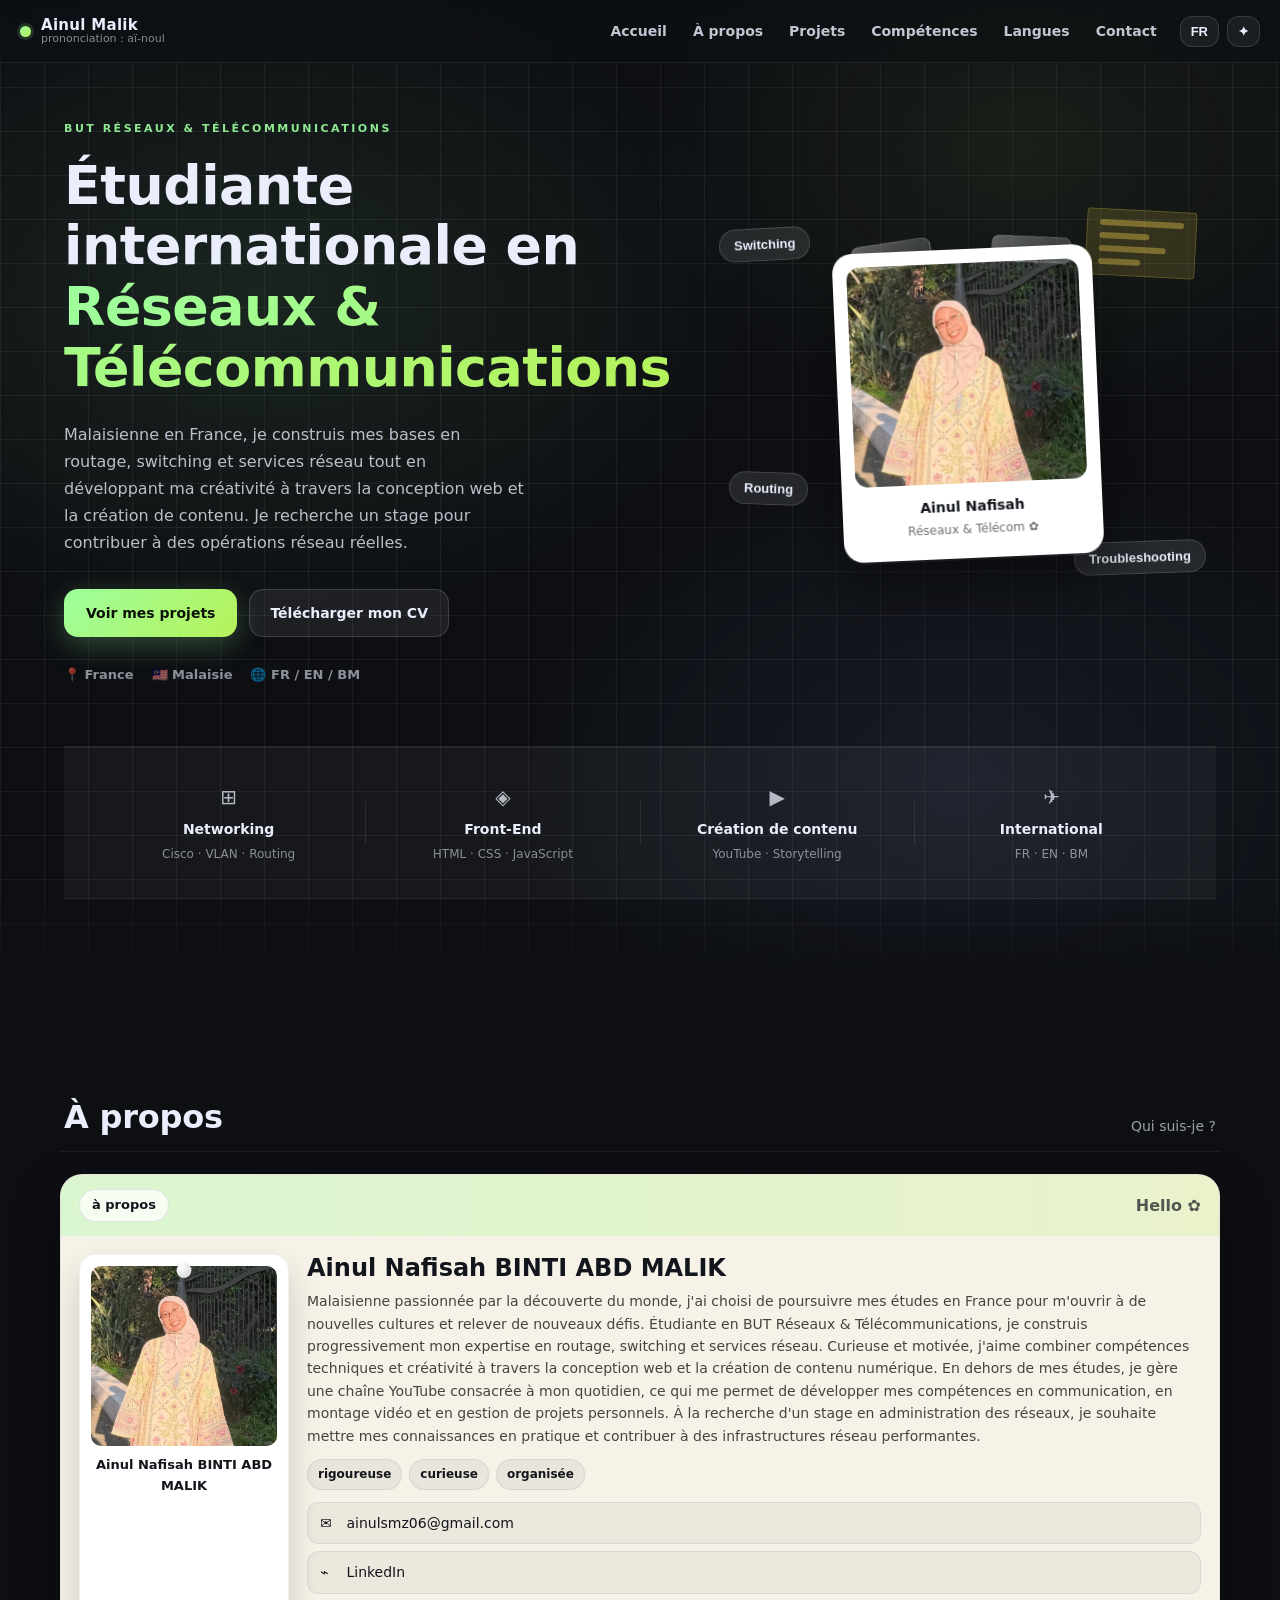
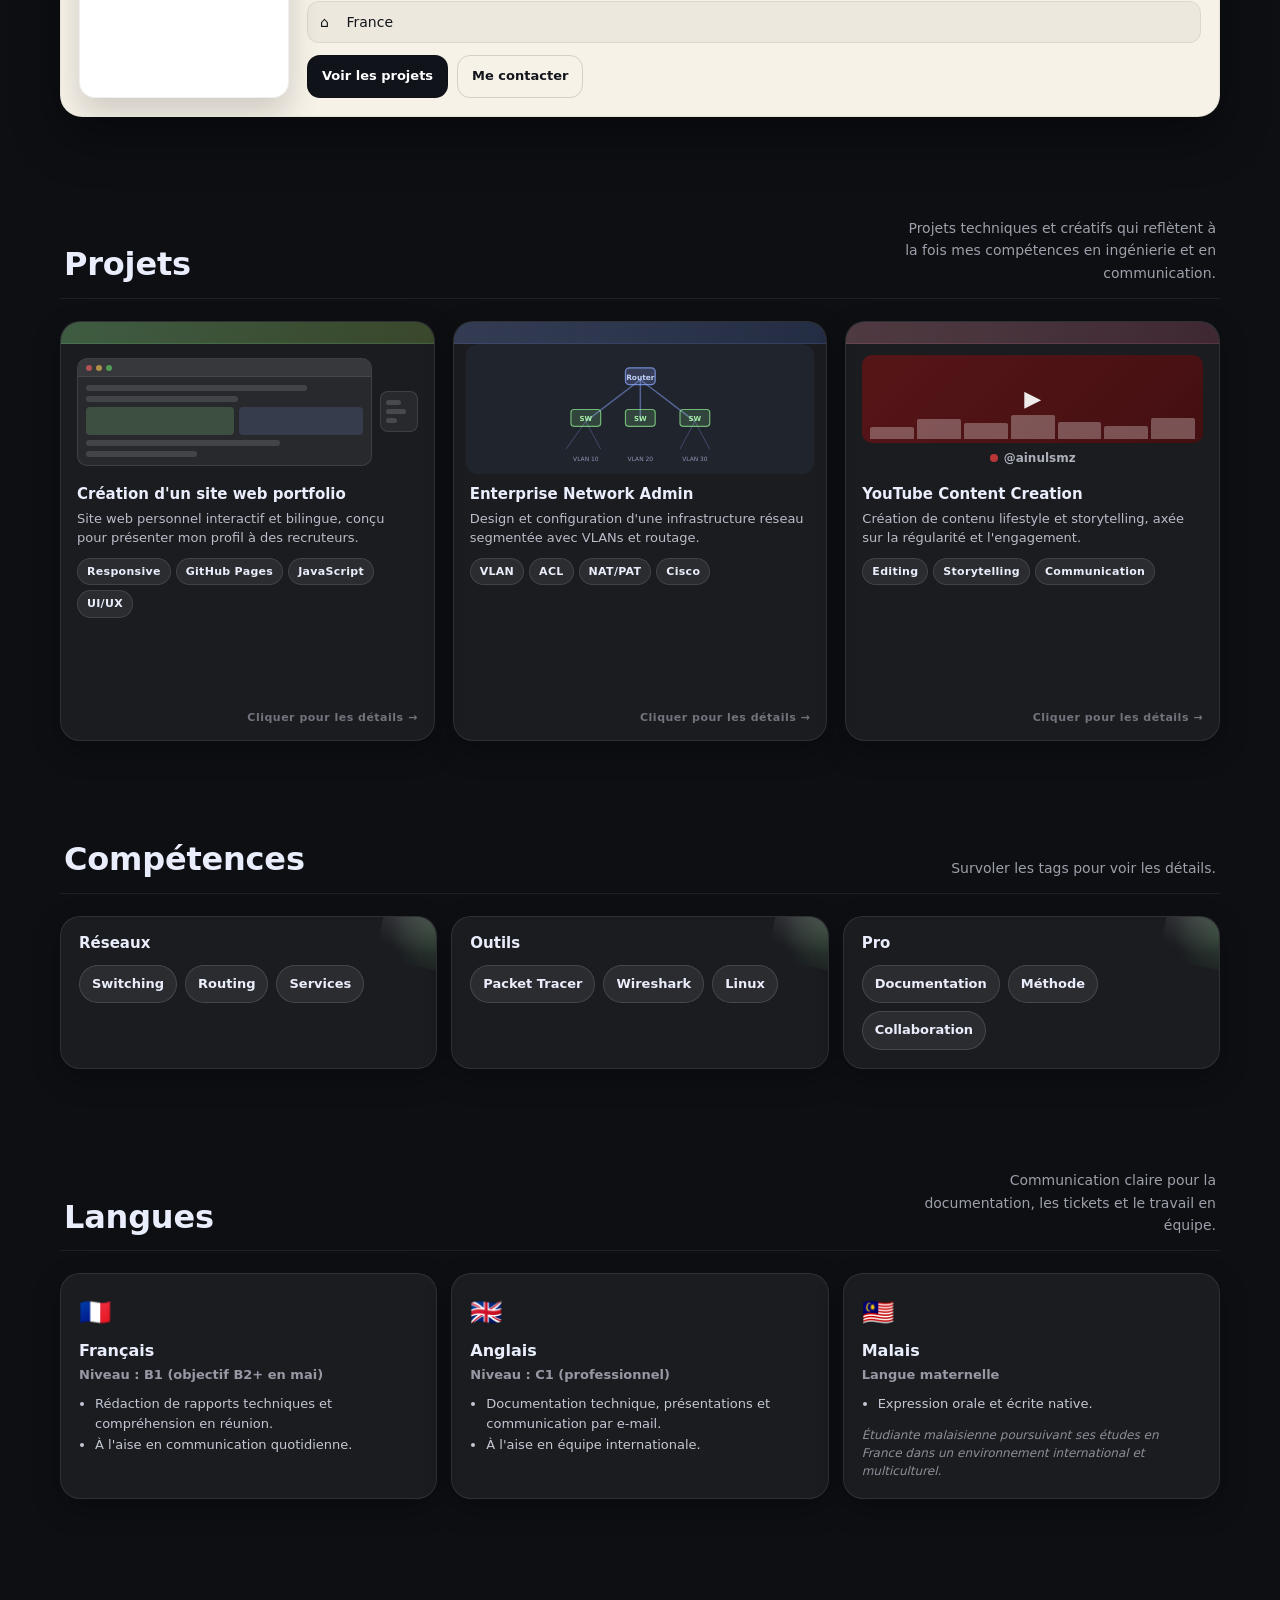
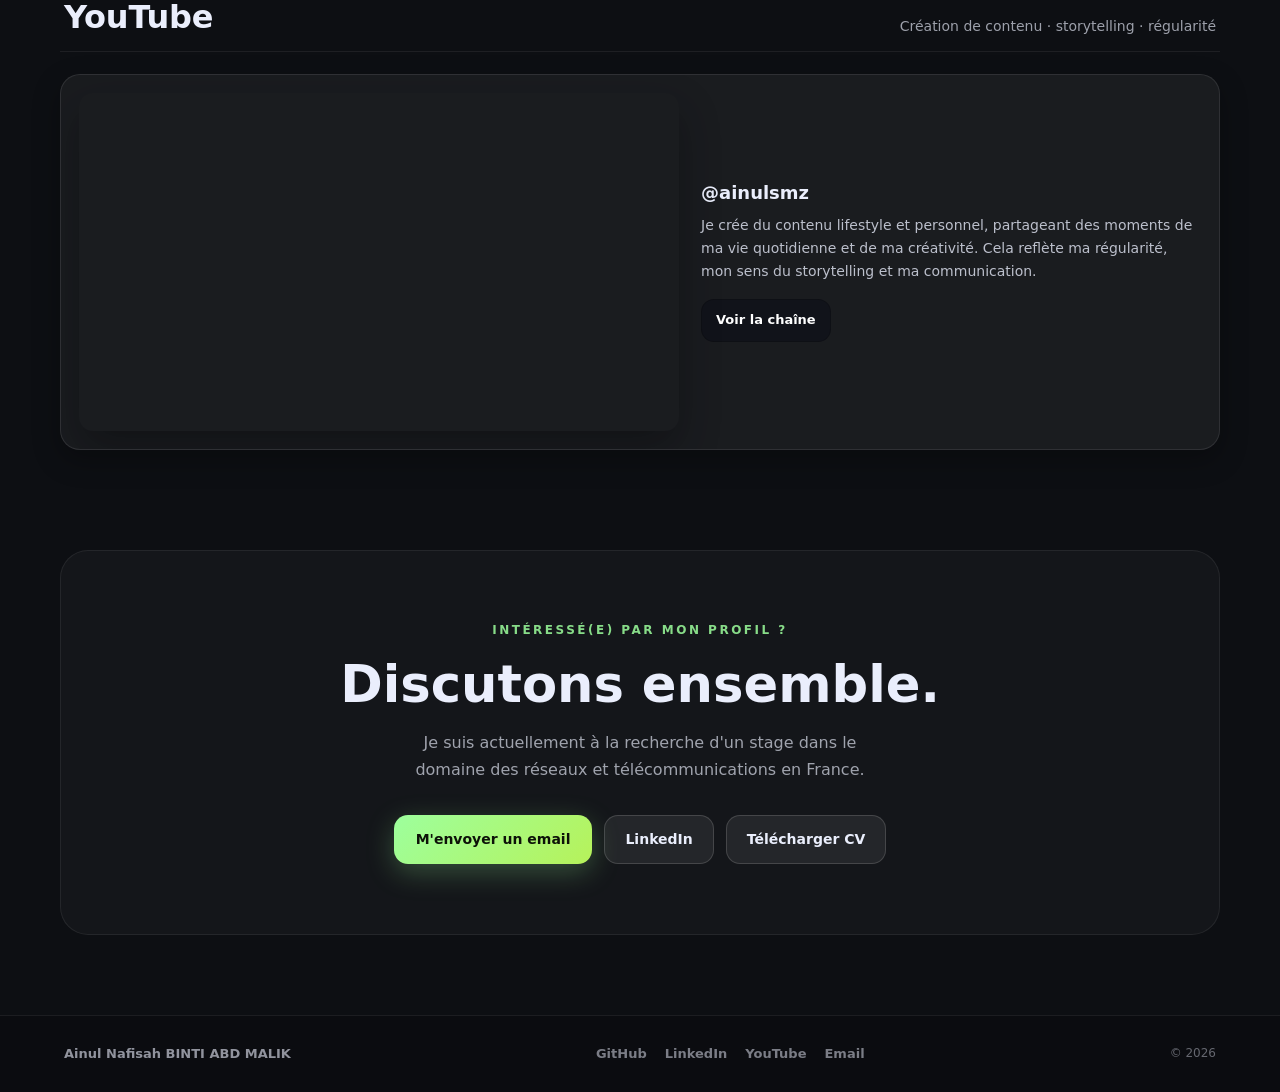
<file: index.html>
<!doctype html>
<html lang="fr" data-theme="dark" data-lang="fr">
<head>
  <meta charset="UTF-8" />
  <meta name="viewport" content="width=device-width, initial-scale=1.0"/>
  <title data-i18n="meta.title">Portfolio — Réseaux & Télécom</title>
  <link rel="stylesheet" href="portfolio_styles.css"/>
  <link rel="apple-touch-icon" sizes="180x180" href="/apple-touch-icon.png">
  <link rel="icon" type="image/png" sizes="32x32" href="/favicon-32x32.png">
  <link rel="icon" type="image/png" sizes="16x16" href="/favicon-16x16.png">
  <link rel="manifest" href="/site.webmanifest">
</head>
<body>

  <!-- floating stickers (decor) -->
  <div class="sticker s-star"   aria-hidden="true"></div>
  <div class="sticker s-clover" aria-hidden="true"></div>
  <div class="sticker s-heart"  aria-hidden="true"></div>

  <!-- scroll progress -->
  <div class="progress" aria-hidden="true"><div class="progress-bar" id="progressBar"></div></div>

  <!-- NAV -->
  <header class="topbar">
    <div class="brand">
      <span class="logo-dot"></span>
      <div class="brand-stack">
        <span class="brand-text" data-i18n="brand.name">Ainul Malik</span>
        <span class="brand-phon" data-i18n="brand.phon">prononciation : aï-noul</span>
      </div>
    </div>
    <button class="hamburger" id="hamburger" aria-label="Menu" type="button">
      <span></span><span></span><span></span>
    </button>
    <nav class="nav" id="navMenu">
      <a href="#hero"     data-i18n="nav.home">Accueil</a>
      <a href="#about"    data-i18n="nav.about">À propos</a>
      <a href="#projects" data-i18n="nav.projects">Projets</a>
      <a href="#skills"   data-i18n="nav.skills">Compétences</a>
      <a href="#languages" data-i18n="nav.languages">Langues</a>
      <a href="#contact"  data-i18n="nav.contact">Contact</a>
      <div class="nav-actions">
        <button class="lang" id="langBtn" type="button" aria-label="Toggle language">FR</button>
        <button class="mode" id="modeBtn" type="button" aria-label="Toggle theme"><span>✦</span></button>
      </div>
    </nav>
    <div class="menu-overlay" id="menuOverlay" aria-hidden="true"></div>
  </header>

  <main>

    <!-- ══════════════════════════════════════════
         HERO
    ══════════════════════════════════════════ -->
    <section class="hero-section" id="hero">

      <!-- subtle grid background done in CSS -->

      <div class="hero-wrap">

        <!-- LEFT -->
        <div class="hero-left reveal">

          <p class="hero-eyebrow" data-i18n="hero.eyebrow">BUT Réseaux & Télécommunications</p>

          <h1 class="hero-h1">
            <span data-i18n="hero.h1a">Étudiante internationale en</span><br>
            <span class="hero-h1-accent" data-i18n="hero.h1b">Réseaux &amp; Télécommunications</span>
          </h1>

          <p class="hero-desc" data-i18n="hero.desc">
            Malaisienne en France, je construis mes bases en routage, switching et services réseau tout en développant ma créativité à travers la conception web et la création de contenu. Je recherche un stage pour contribuer à des opérations réseau réelles.
          </p>

          <div class="hero-btns">
            <a class="btn-primary" href="#projects" data-i18n="hero.btnProjects">Voir mes projets</a>
            <a class="btn-secondary" href="assets/CV.pdf" target="_blank" rel="noreferrer" data-i18n="hero.btnCV">Télécharger mon CV</a>
          </div>

          <div class="hero-meta">
            <span>📍 <span data-i18n="hero.loc">France</span></span>
            <span>🇲🇾 <span data-i18n="hero.origin">Malaisie</span></span>
            <span>🌐 FR / EN / BM</span>
          </div>
        </div>

        <!-- RIGHT -->
        <div class="hero-right reveal-right">

          <!-- polaroid photo -->
          <div class="hero-polaroid" data-tilt>
            <div class="hero-tape hero-tape--a" aria-hidden="true"></div>
            <div class="hero-tape hero-tape--b" aria-hidden="true"></div>
            <div class="hero-photo-wrap">
              <img src="assets/ainul.jpeg" alt="Ainul Nafisah BINTI ABD MALIK" class="hero-photo">
            </div>
            <div class="hero-caption">
              <span>Ainul Nafisah</span>
              <span class="hero-caption-sub" data-i18n="hero.captionSub">Réseaux & Télécom ✿</span>
            </div>
          </div>

          <!-- floating sticker chips -->
          <button class="hero-sticker hs1" data-pop-fr="VLANs, trunking, STP, inter-VLAN routing" data-pop-en="VLANs, trunking, STP, inter-VLAN routing" aria-label="Switching">Switching</button>
          <button class="hero-sticker hs2" data-pop-fr="Routage statique, OSPF (bases), NAT/PAT" data-pop-en="Static routing, OSPF (basics), NAT/PAT" aria-label="Routing">Routing</button>
          <button class="hero-sticker hs3" data-pop-fr="Wireshark, DNS, HTTP, FTP, tests & vérifs" data-pop-en="Wireshark, DNS, HTTP, FTP, tests & verif" aria-label="Troubleshooting">Troubleshooting</button>
          <div class="hero-sticky" aria-hidden="true">
            <div class="sticky-line"></div>
            <div class="sticky-line w60"></div>
            <div class="sticky-line w80"></div>
            <div class="sticky-line w50"></div>
          </div>

        </div>
      </div>

      <!-- IDENTITY STRIP -->
      <div class="id-strip reveal-up">
        <div class="id-item">
          <span class="id-icon">⊞</span>
          <span class="id-title" data-i18n="strip.net">Networking</span>
          <span class="id-sub">Cisco · VLAN · Routing</span>
        </div>
        <div class="id-divider" aria-hidden="true"></div>
        <div class="id-item">
          <span class="id-icon">◈</span>
          <span class="id-title" data-i18n="strip.web">Front-End</span>
          <span class="id-sub">HTML · CSS · JavaScript</span>
        </div>
        <div class="id-divider" aria-hidden="true"></div>
        <div class="id-item">
          <span class="id-icon">▶</span>
          <span class="id-title" data-i18n="strip.content">Content Creation</span>
          <span class="id-sub">YouTube · Storytelling</span>
        </div>
        <div class="id-divider" aria-hidden="true"></div>
        <div class="id-item">
          <span class="id-icon">✈</span>
          <span class="id-title" data-i18n="strip.intl">International</span>
          <span class="id-sub">FR · EN · BM</span>
        </div>
      </div>
    </section>

    <div class="page-wrap">

      <!-- ══════════════════════════════════════════
           ABOUT
      ══════════════════════════════════════════ -->
      <section class="section reveal" id="about">
        <div class="section-head">
          <h2 data-i18n="about.sectionTitle">À propos</h2>
          <p data-i18n="about.sectionSub">Qui suis-je ?</p>
        </div>
        <div class="about-card paper">
          <div class="paper-header">
            <span class="tag" data-i18n="about.tag">à propos</span>
            <span class="mini" data-i18n="about.hello">Hello ✿</span>
          </div>
          <div class="about-grid">
            <div class="polaroid tilt" data-tilt>
              <div class="pin" aria-hidden="true"></div>
              <div class="photo">
                <img src="assets/ainul.jpeg" alt="Ainul Nafisah BINTI ABD MALIK" class="photo-img">
              </div>
              <div class="caption" data-i18n="about.name">Ainul Nafisah BINTI ABD MALIK</div>
            </div>
            <div class="bio">
              <h3 class="name" data-i18n="about.title">Ainul Nafisah BINTI ABD MALIK</h3>
              <p class="desc" data-i18n="about.desc">
                Étudiante en Réseaux & Télécommunications, je consolide mes bases en routage, switching, services réseau et dépannage. Je recherche un stage en France afin de contribuer à des opérations réseau réelles, à la documentation et à la fiabilité des services.
              </p>
              <div class="traits">
                <span class="label" data-i18n="about.trait1">rigoureuse</span>
                <span class="label" data-i18n="about.trait2">curieuse</span>
                <span class="label" data-i18n="about.trait3">organisée</span>
              </div>
              <div class="contacts">
                <a class="contact-item" href="mailto:ainulsmz06@gmail.com">
                  <span class="ico">✉</span> <span data-i18n="about.email">ainulsmz06@gmail.com</span>
                </a>
                <a class="contact-item" href="https://www.linkedin.com/in/ainul-binti-abd-malik" target="_blank" rel="noreferrer">
                  <span class="ico">⌁</span> <span data-i18n="about.social">LinkedIn</span>
                </a>
                <a class="contact-item" href="#">
                  <span class="ico">⌂</span> <span data-i18n="about.location">France</span>
                </a>
              </div>
              <div class="cta-row">
                <a class="btn" href="#projects" data-i18n="about.cta1">Voir les projets</a>
                <a class="btn ghost" href="#contact" data-i18n="about.cta2">Me contacter</a>
              </div>
            </div>
          </div>
        </div>
      </section>

      <!-- ══════════════════════════════════════════
           PROJECTS
      ══════════════════════════════════════════ -->
      <section class="section reveal" id="projects">
        <div class="section-head">
          <h2 data-i18n="projects.title">Projets</h2>
          <p class="proj-new-subtitle" data-i18n="projects.newSubtitle">Projets techniques et créatifs qui reflètent à la fois mes compétences en ingénierie et en communication.</p>
        </div>

        <div class="proj3-grid">

          <!-- CARD 1: Portfolio Website -->
          <article class="proj3-card flip3" tabindex="0" role="button" aria-label="Project: Portfolio Website">
            <div class="proj3-face proj3-front">
              <div class="proj3-washi proj3-washi--green" aria-hidden="true"></div>
              <div class="proj3-visual proj3-visual--website">
                <div class="proj3-screen">
                  <div class="proj3-screen-bar"><span></span><span></span><span></span></div>
                  <div class="proj3-screen-body">
                    <div class="proj3-screen-line" style="width:80%"></div>
                    <div class="proj3-screen-line" style="width:55%"></div>
                    <div class="proj3-screen-blocks">
                      <div class="proj3-block" style="flex:1.2;background:rgba(157,255,157,.18)"></div>
                      <div class="proj3-block" style="flex:1;background:rgba(138,167,255,.15)"></div>
                    </div>
                    <div class="proj3-screen-line" style="width:70%"></div>
                    <div class="proj3-screen-line" style="width:40%"></div>
                  </div>
                </div>
                <div class="proj3-phone">
                  <div class="proj3-phone-line" style="width:60%"></div>
                  <div class="proj3-phone-line" style="width:80%"></div>
                  <div class="proj3-phone-line" style="width:45%"></div>
                </div>
              </div>
              <div class="proj3-content">
                <h4 data-i18n="projects.p1.title">Interactive Portfolio Website</h4>
                <p data-i18n="projects.p1.desc">Portfolio bilingue responsive conçu et développé en HTML, CSS et JavaScript.</p>
                <div class="proj3-tags">
                  <span>Responsive</span><span>GitHub Pages</span><span>JavaScript</span><span>UI/UX</span>
                </div>
              </div>
              <div class="proj3-hint" data-i18n="projects.hint">Cliquer pour les détails →</div>
            </div>
            <div class="proj3-face proj3-back">
              <div class="proj3-back-header proj3-back-header--green">
                <span class="proj3-icon" aria-hidden="true">⌘</span>
                <h4 data-i18n="projects.p1.title">Création d'un site web portfolio</h4>
              </div>
              <div class="proj3-back-body">
                <div class="proj3-back-block">
                  <p class="proj3-back-label" data-i18n="projects.presentation">Présentation & enjeux</p>
                  <p data-i18n="projects.p1.presentation">En tant qu'étudiante internationale en recherche de stage en France, j'avais besoin d'un outil de communication professionnel accessible à des recruteurs francophones et anglophones.</p>
                </div>
                <div class="proj3-back-block">
                  <p class="proj3-back-label" data-i18n="projects.whatIdid">Ce que j'ai fait</p>
                  <ul>
                    <li data-i18n="projects.p1.b1">Conçu et développé un portfolio en HTML, CSS et JavaScript pur</li>
                    <li data-i18n="projects.p1.b2">Intégré un mode bilingue FR/EN et un thème clair/sombre</li>
                    <li data-i18n="projects.p1.b3">Déployé sur GitHub Pages avec animations et cartes interactives</li>
                  </ul>
                </div>
                <div class="proj3-back-block">
                  <p class="proj3-back-label" data-i18n="projects.competences">Compétences mises en œuvre</p>
                  <p class="proj3-back-competences" data-i18n="projects.p1.competences">Développement front-end · UI/UX · Git/GitHub · Résolution de problèmes · Autonomie</p>
                </div>
                <div class="proj3-back-block proj3-back-avis">
                  <p class="proj3-back-label" data-i18n="projects.avis">Mon point de vue</p>
                  <p class="proj3-back-quote" data-i18n="projects.p1.avis">Ce projet m'a appris à transformer une idée créative en produit fonctionnel et professionnel.</p>
                </div>
              </div>
              <a class="proj3-cta proj3-cta--green" href="#" target="_blank" rel="noreferrer" data-i18n="projects.visitSite">Visiter le site ↗</a>
            </div>
          </article>

          <!-- CARD 2: Networking -->
          <article class="proj3-card flip3" tabindex="0" role="button" aria-label="Project: Enterprise Network">
            <div class="proj3-face proj3-front">
              <div class="proj3-washi proj3-washi--blue" aria-hidden="true"></div>
              <div class="proj3-visual proj3-visual--network">
                <svg viewBox="0 0 200 115" xmlns="http://www.w3.org/2000/svg" aria-hidden="true" style="width:100%;height:100%">
                  <line x1="100" y1="28" x2="45" y2="70" stroke="rgba(138,167,255,.5)" stroke-width="1.5"/>
                  <line x1="100" y1="28" x2="100" y2="70" stroke="rgba(138,167,255,.5)" stroke-width="1.5"/>
                  <line x1="100" y1="28" x2="155" y2="70" stroke="rgba(138,167,255,.5)" stroke-width="1.5"/>
                  <line x1="45" y1="70" x2="25" y2="98" stroke="rgba(138,167,255,.3)" stroke-width="1"/>
                  <line x1="45" y1="70" x2="60" y2="98" stroke="rgba(138,167,255,.3)" stroke-width="1"/>
                  <line x1="155" y1="70" x2="140" y2="98" stroke="rgba(138,167,255,.3)" stroke-width="1"/>
                  <line x1="155" y1="70" x2="170" y2="98" stroke="rgba(138,167,255,.3)" stroke-width="1"/>
                  <rect x="85" y="16" width="30" height="17" rx="4" fill="rgba(138,167,255,.2)" stroke="rgba(138,167,255,.75)" stroke-width="1.3"/>
                  <text x="100" y="28" text-anchor="middle" font-size="7.5" fill="rgba(200,215,255,.95)" font-weight="700">Router</text>
                  <rect x="30" y="58" width="30" height="17" rx="3" fill="rgba(157,255,157,.15)" stroke="rgba(157,255,157,.65)" stroke-width="1.2"/>
                  <text x="45" y="70" text-anchor="middle" font-size="7" fill="rgba(180,255,180,.9)" font-weight="700">SW</text>
                  <rect x="85" y="58" width="30" height="17" rx="3" fill="rgba(157,255,157,.15)" stroke="rgba(157,255,157,.65)" stroke-width="1.2"/>
                  <text x="100" y="70" text-anchor="middle" font-size="7" fill="rgba(180,255,180,.9)" font-weight="700">SW</text>
                  <rect x="140" y="58" width="30" height="17" rx="3" fill="rgba(157,255,157,.15)" stroke="rgba(157,255,157,.65)" stroke-width="1.2"/>
                  <text x="155" y="70" text-anchor="middle" font-size="7" fill="rgba(180,255,180,.9)" font-weight="700">SW</text>
                  <text x="45" y="110" text-anchor="middle" font-size="6" fill="rgba(200,210,255,.65)">VLAN 10</text>
                  <text x="100" y="110" text-anchor="middle" font-size="6" fill="rgba(200,210,255,.65)">VLAN 20</text>
                  <text x="155" y="110" text-anchor="middle" font-size="6" fill="rgba(200,210,255,.65)">VLAN 30</text>
                </svg>
              </div>
              <div class="proj3-content">
                <h4 data-i18n="projects.p2.title">Enterprise Network Admin</h4>
                <p data-i18n="projects.p2.desc">Design et configuration d'une infrastructure réseau segmentée avec VLANs et routage.</p>
                <div class="proj3-tags">
                  <span>VLAN</span><span>ACL</span><span>NAT/PAT</span><span>Cisco</span>
                </div>
              </div>
              <div class="proj3-hint" data-i18n="projects.hint">Cliquer pour les détails →</div>
            </div>
            <div class="proj3-face proj3-back">
              <div class="proj3-back-header proj3-back-header--blue">
                <span class="proj3-icon" aria-hidden="true">⊡</span>
                <h4 data-i18n="projects.p2.title">Enterprise Network Admin</h4>
              </div>
              <div class="proj3-back-body">
                <div class="proj3-back-block">
                  <p class="proj3-back-label" data-i18n="projects.context">Contexte</p>
                  <p data-i18n="projects.p2.context">Simulation d'une entreprise avec plusieurs départements et politiques d'accès différentes.</p>
                </div>
                <div class="proj3-back-block">
                  <p class="proj3-back-label" data-i18n="projects.whatIdid">Ce que j'ai fait</p>
                  <ul>
                    <li data-i18n="projects.p2.b1">VLANs + trunking + routage inter-VLAN</li>
                    <li data-i18n="projects.p2.b2">NAT statique + PAT clients + DMZ services</li>
                    <li data-i18n="projects.p2.b3">ACLs + tests ping/traceroute/show commands</li>
                  </ul>
                </div>
                <div class="proj3-back-block">
                  <p class="proj3-back-label" data-i18n="projects.tools">Outils</p>
                  <div class="proj3-tags"><span>Packet Tracer</span><span>Wireshark</span><span>Cisco IOS</span></div>
                </div>
              </div>
              <a class="proj3-cta proj3-cta--blue" href="#" target="_blank" rel="noreferrer" data-i18n="projects.openProof">Voir la topologie ↗</a>
            </div>
          </article>

          <!-- CARD 3: YouTube -->
          <article class="proj3-card flip3" tabindex="0" role="button" aria-label="Project: YouTube">
            <div class="proj3-face proj3-front">
              <div class="proj3-washi proj3-washi--pink" aria-hidden="true"></div>
              <div class="proj3-visual proj3-visual--youtube">
                <div class="proj3-yt-thumb">
                  <div class="proj3-yt-play" aria-hidden="true">▶</div>
                  <div class="proj3-yt-bars" aria-hidden="true">
                    <span style="height:40%"></span><span style="height:70%"></span>
                    <span style="height:55%"></span><span style="height:85%"></span>
                    <span style="height:60%"></span><span style="height:45%"></span>
                    <span style="height:75%"></span>
                  </div>
                </div>
                <div class="proj3-yt-meta">
                  <div class="proj3-yt-dot" aria-hidden="true"></div>
                  <span>@ainulsmz</span>
                </div>
              </div>
              <div class="proj3-content">
                <h4 data-i18n="projects.p3.title">YouTube Content Creation</h4>
                <p data-i18n="projects.p3.desc">Contenu lifestyle et storytelling axé sur la régularité et l'engagement.</p>
                <div class="proj3-tags">
                  <span>Editing</span><span>Storytelling</span><span>Communication</span>
                </div>
              </div>
              <div class="proj3-hint" data-i18n="projects.hint">Cliquer pour les détails →</div>
            </div>
            <div class="proj3-face proj3-back">
              <div class="proj3-back-header proj3-back-header--pink">
                <span class="proj3-icon" aria-hidden="true">▶</span>
                <h4 data-i18n="projects.p3.title">YouTube Content Creation</h4>
              </div>
              <div class="proj3-back-body">
                <div class="proj3-back-block">
                  <p class="proj3-back-label" data-i18n="projects.presentation">Présentation & enjeux</p>
                  <p data-i18n="projects.p3.presentation">Je gère une chaîne YouTube depuis plusieurs années. L'enjeu principal est de maintenir une régularité de publication tout en construisant une relation authentique avec mon audience.</p>
                </div>
                <div class="proj3-back-block">
                  <p class="proj3-back-label" data-i18n="projects.whatIdid">Ce que j'ai fait</p>
                  <ul>
                    <li data-i18n="projects.p3.b1">Planifié, filmé et monté des vidéos de manière régulière et autonome</li>
                    <li data-i18n="projects.p3.b2">Développé une ligne éditoriale cohérente autour du storytelling personnel</li>
                    <li data-i18n="projects.p3.b3">Géré tous les aspects de la production : script, tournage, montage, publication</li>
                  </ul>
                </div>
                <div class="proj3-back-block">
                  <p class="proj3-back-label" data-i18n="projects.competences">Compétences mises en œuvre</p>
                  <p class="proj3-back-competences" data-i18n="projects.p3.competences">Communication · Storytelling visuel · Créativité · Rigueur · Planification · Confiance en soi</p>
                </div>
                <div class="proj3-back-block proj3-back-avis">
                  <p class="proj3-back-label" data-i18n="projects.avis">Mon point de vue</p>
                  <p class="proj3-back-quote" data-i18n="projects.p3.avis">Ce projet m'a permis de développer ma créativité et ma discipline de manière concrète.</p>
                </div>
              </div>
              <a class="proj3-cta proj3-cta--pink" href="https://www.youtube.com/@ainulsmz" target="_blank" rel="noreferrer" data-i18n="projects.visitChannel">Voir la chaîne ↗</a>
            </div>
          </article>

        </div>
      </section>

      <!-- ══════════════════════════════════════════
           SKILLS
      ══════════════════════════════════════════ -->
      <section class="section reveal" id="skills">
        <div class="section-head">
          <h2 data-i18n="skills.title">Compétences</h2>
          <p data-i18n="skills.subtitle">Survoler les tags pour voir les détails.</p>
        </div>
        <div class="skill-grid">
          <div class="skill paper-card">
            <div class="corner" aria-hidden="true"></div>
            <h4 data-i18n="skills.net.title">Réseaux</h4>
            <div class="chips">
              <span class="chip" data-pop-fr="VLANs, trunk, STP, inter-VLAN" data-pop-en="VLANs, trunk, STP, inter-VLAN" data-i18n="skills.net.c1">Switching</span>
              <span class="chip" data-pop-fr="Routage statique, OSPF (bases), ACL" data-pop-en="Static routing, OSPF (basics), ACL" data-i18n="skills.net.c2">Routing</span>
              <span class="chip" data-pop-fr="NAT/PAT, DHCP, DNS" data-pop-en="NAT/PAT, DHCP, DNS" data-i18n="skills.net.c3">Services</span>
            </div>
          </div>
          <div class="skill paper-card">
            <div class="corner" aria-hidden="true"></div>
            <h4 data-i18n="skills.tools.title">Outils</h4>
            <div class="chips">
              <span class="chip" data-pop-fr="Simulation & configuration" data-pop-en="Simulation & configuration" data-i18n="skills.tools.c1">Packet Tracer</span>
              <span class="chip" data-pop-fr="Capture & analyse de trafic" data-pop-en="Traffic capture & analysis" data-i18n="skills.tools.c2">Wireshark</span>
              <span class="chip" data-pop-fr="Bases Linux (réseau + CLI)" data-pop-en="Linux basics (networking + CLI)" data-i18n="skills.tools.c3">Linux</span>
            </div>
          </div>
          <div class="skill paper-card">
            <div class="corner" aria-hidden="true"></div>
            <h4 data-i18n="skills.soft.title">Pro</h4>
            <div class="chips">
              <span class="chip" data-pop-fr="Rédaction claire (docs, rapports)" data-pop-en="Clear writing (docs, reports)" data-i18n="skills.soft.c1">Documentation</span>
              <span class="chip" data-pop-fr="Tests, vérifs, rigueur" data-pop-en="Testing, verification, rigor" data-i18n="skills.soft.c2">Méthode</span>
              <span class="chip" data-pop-fr="Travail en équipe / communication" data-pop-en="Teamwork / communication" data-i18n="skills.soft.c3">Collaboration</span>
            </div>
          </div>
        </div>
      </section>

      <!-- ══════════════════════════════════════════
           LANGUAGES
      ══════════════════════════════════════════ -->
      <section class="section reveal" id="languages">
        <div class="section-head">
          <h2 data-i18n="lang.title">Langues</h2>
          <p data-i18n="lang.subtitle">Communication claire pour la documentation, les tickets et le travail en équipe.</p>
        </div>
        <div class="lang-grid">
          <div class="paper-card lang-card">
            <div class="lang-flag">🇫🇷</div>
            <h4 data-i18n="lang.french.title">Français</h4>
            <p class="lang-level" data-i18n="lang.french.level">Niveau : B1 (objectif B2+ en mai)</p>
            <ul>
              <li data-i18n="lang.french.point1">Rédaction de rapports techniques et compréhension en réunion.</li>
              <li data-i18n="lang.french.point2">À l'aise en communication quotidienne.</li>
            </ul>
          </div>
          <div class="paper-card lang-card">
            <div class="lang-flag">🇬🇧</div>
            <h4 data-i18n="lang.english.title">Anglais</h4>
            <p class="lang-level" data-i18n="lang.english.level">Niveau : C1 (professionnel)</p>
            <ul>
              <li data-i18n="lang.english.point1">Documentation technique, présentations et communication par e-mail.</li>
              <li data-i18n="lang.english.point2">À l'aise en équipe internationale.</li>
            </ul>
          </div>
          <div class="paper-card lang-card">
            <div class="lang-flag">🇲🇾</div>
            <h4 data-i18n="lang.malay.title">Malais</h4>
            <p class="lang-level" data-i18n="lang.malay.level">Langue maternelle</p>
            <ul>
              <li data-i18n="lang.malay.point1">Expression orale et écrite native.</li>
            </ul>
            <p class="lang-intl" data-i18n="lang.intlNote">Étudiante malaisienne poursuivant ses études en France dans un environnement international et multiculturel.</p>
          </div>
        </div>
      </section>

      <!-- ══════════════════════════════════════════
           YOUTUBE EMBED
      ══════════════════════════════════════════ -->
      <section class="section reveal" id="youtube">
        <div class="section-head">
          <h2>YouTube</h2>
          <p data-i18n="yt.sub">Content creation · storytelling · consistency</p>
        </div>
        <div class="youtube-card paper-card">
          <div class="yt-video">
            <iframe src="https://www.youtube.com/embed/27mq73tgH48?rel=0" title="YouTube video" frameborder="0" allow="accelerometer; autoplay; clipboard-write; encrypted-media; gyroscope; picture-in-picture; web-share" allowfullscreen></iframe>
          </div>
          <div class="yt-info">
            <h4>@ainulsmz</h4>
            <p data-i18n="yt.desc">Je crée du contenu lifestyle et personnel, partageant des moments de ma vie quotidienne et de ma créativité. Cela reflète ma régularité, mon sens du storytelling et ma communication — des qualités que j'apporte aussi dans mon travail académique et technique.</p>
            <a class="btn" href="https://www.youtube.com/@ainulsmz" target="_blank" rel="noreferrer" data-i18n="yt.btn">Voir la chaîne</a>
          </div>
        </div>
      </section>

      <!-- ══════════════════════════════════════════
           CONTACT CTA
      ══════════════════════════════════════════ -->
      <section class="section reveal" id="contact">
        <div class="cta-section">
          <p class="cta-eyebrow" data-i18n="contact.eyebrow">Intéressé(e) par mon profil ?</p>
          <h2 class="cta-h2" data-i18n="contact.h2">Discutons ensemble.</h2>
          <p class="cta-desc" data-i18n="contact.desc">Je suis actuellement à la recherche d'un stage dans le domaine des réseaux et télécommunications en France.</p>
          <div class="cta-btns">
            <a class="btn-primary" href="mailto:ainulsmz06@gmail.com" data-i18n="contact.emailBtn">M'envoyer un email</a>
            <a class="btn-secondary" href="https://www.linkedin.com/in/ainul-binti-abd-malik" target="_blank" rel="noreferrer">LinkedIn</a>
            <a class="btn-secondary" href="assets/CV.pdf" target="_blank" rel="noreferrer" data-i18n="contact.cvBtn">Télécharger CV</a>
          </div>
        </div>
      </section>

    </div><!-- /page-wrap -->

    <!-- FOOTER -->
    <footer class="site-footer">
      <div class="footer-inner">
        <span class="footer-name" data-i18n="footer.name">Ainul Nafisah BINTI ABD MALIK</span>
        <div class="footer-links">
          <a href="https://github.com/ainulmlk" target="_blank" rel="noreferrer">GitHub</a>
          <a href="https://www.linkedin.com/in/ainul-binti-abd-malik" target="_blank" rel="noreferrer">LinkedIn</a>
          <a href="https://www.youtube.com/@ainulsmz" target="_blank" rel="noreferrer">YouTube</a>
          <a href="mailto:ainulsmz06@gmail.com">Email</a>
        </div>
        <span class="footer-copy">© <span id="year"></span></span>
      </div>
    </footer>

  </main>

  <div id="tooltip" class="tooltip" role="status" aria-live="polite"></div>
  <script src="portfolio_script.js"></script>
</body>
</html>
</file>
<file: portfolio_styles.css>
/* ============================================================
   PORTFOLIO — AINUL NAFISAH
   Design: Apple-inspired scrapbook, moss green, premium dark
   ============================================================ */

/* ---------- TOKENS ---------- */
:root {
  --bg:       #0d0f13;
  --bg2:      #12151c;
  --paper:    #f7f2e8;
  --ink:      #12151b;
  --muted:    #5d6270;
  --accent:   #9DFF9D;  /* moss green */
  --accent2:  #B6F25A;
  --accent3:  #8AA7FF;  /* soft blue */
  --pink:     #FFB3C8;
  --shadow:   0 20px 48px rgba(0,0,0,.40);
  --soft:     0 10px 28px rgba(0,0,0,.28);
  --radius:   18px;
  --grid:     rgba(255,255,255,.055);
}
[data-theme="light"] {
  --bg:    #f6f6fa;
  --bg2:   #ffffff;
  --muted: #586070;
  --shadow: 0 20px 48px rgba(0,0,0,.10);
  --soft:   0 10px 28px rgba(0,0,0,.08);
  --grid:   rgba(16,20,30,.07);
}

/* ---------- RESET ---------- */
*, *::before, *::after { box-sizing: border-box; margin: 0; padding: 0; }
html { scroll-behavior: smooth; }
:target { scroll-margin-top: 88px; }
body {
  font-family: ui-sans-serif, system-ui, -apple-system, "Segoe UI", Roboto, Helvetica, Arial, sans-serif;
  background: var(--bg);
  color: #eaeefc;
  line-height: 1.6;
}
[data-theme="light"] body { color: var(--ink); }
a { color: inherit; text-decoration: none; }
img { display: block; max-width: 100%; }
h1,h2,h3,h4 { font-weight: 900; line-height: 1.18; }

/* ---------- SCROLL PROGRESS ---------- */
.progress { position: fixed; top:0; left:0; width:100%; height:3px; z-index:999; }
.progress-bar {
  height:100%; width:0%;
  border-radius:999px;
  background: linear-gradient(90deg, var(--accent), var(--accent2));
}

/* ============================================================
   NAV
   ============================================================ */
.topbar {
  position: fixed; top:0; left:0; right:0; z-index:120;
  display: flex; align-items: center; justify-content: space-between;
  padding: 13px 20px;
  backdrop-filter: blur(18px);
  background: rgba(13,15,19,.6);
  border-bottom: 1px solid rgba(255,255,255,.07);
}
[data-theme="light"] .topbar {
  background: rgba(246,246,250,.75);
  border-bottom-color: rgba(10,10,20,.07);
}
.brand { display:flex; align-items:center; gap:10px; }
.logo-dot {
  width:11px; height:11px; border-radius:50%;
  background: linear-gradient(135deg, var(--accent), var(--accent2));
  box-shadow: 0 0 0 3px rgba(157,255,157,.15);
  flex-shrink:0;
}
.brand-stack { display:flex; flex-direction:column; line-height:1.1; }
.brand-text { font-weight:900; font-size:15px; letter-spacing:.3px; }
.brand-phon { font-size:11px; opacity:.55; }
.nav { display:flex; gap:4px; align-items:center; }
.nav a {
  padding: 7px 11px; border-radius:12px; font-size:14px; font-weight:600;
  opacity:.82; transition: background .18s, opacity .18s, transform .18s;
}
.nav a:hover { background:rgba(255,255,255,.07); opacity:1; transform:translateY(-1px); }
[data-theme="light"] .nav a:hover { background:rgba(10,10,20,.05); }
.nav-actions { display:flex; gap:8px; align-items:center; margin-left:8px; }
.mode,.lang {
  border:1px solid rgba(255,255,255,.13);
  background:rgba(255,255,255,.06);
  color:inherit; border-radius:12px; padding:7px 10px;
  cursor:pointer; font-size:13px; font-weight:900;
  transition: transform .18s, box-shadow .18s;
}
.mode:hover,.lang:hover { transform:translateY(-1px); box-shadow:var(--soft); }
[data-theme="light"] .mode,[data-theme="light"] .lang {
  border-color:rgba(10,10,20,.10); background:rgba(255,255,255,.7);
}

/* hamburger */
.hamburger { display:none; flex-direction:column; gap:5px; background:none; border:none; cursor:pointer; z-index:160; padding:6px; border-radius:12px; }
.hamburger:hover { background:rgba(255,255,255,.07); }
.hamburger span { width:26px; height:3px; background:currentColor; border-radius:3px; transition:all .35s cubic-bezier(.4,0,.2,1); }
.hamburger.active span:nth-child(1){ transform:translateY(8px) rotate(45deg); }
.hamburger.active span:nth-child(2){ opacity:0; }
.hamburger.active span:nth-child(3){ transform:translateY(-8px) rotate(-45deg); }
.menu-overlay { position:fixed; inset:0; backdrop-filter:blur(10px); background:rgba(0,0,0,.25); opacity:0; pointer-events:none; transition:opacity .35s; z-index:140; }
.menu-overlay.show { opacity:1; pointer-events:auto; }

@media (max-width:900px) {
  .hamburger { display:flex; }
  .nav {
    position:fixed; top:0; right:0; width:280px; height:100vh;
    flex-direction:column; align-items:flex-start;
    padding:110px 20px 20px; gap:10px;
    background:rgba(18,18,24,.9); backdrop-filter:blur(22px);
    box-shadow:-20px 0 40px rgba(0,0,0,.4);
    transform:translateX(100%); transition:transform .4s cubic-bezier(.4,0,.2,1);
    z-index:150; overflow:auto;
  }
  [data-theme="light"] .nav { background:rgba(255,255,255,.92); }
  .nav.open { transform:translateX(0); }
  .nav a { width:100%; font-size:17px; font-weight:800; padding:10px 12px; border-radius:14px; background:rgba(255,255,255,.05); border:1px solid rgba(255,255,255,.09); }
  [data-theme="light"] .nav a { background:rgba(0,0,0,.04); border-color:rgba(0,0,0,.07); }
  .nav-actions { width:100%; margin-top:10px; padding-top:10px; border-top:1px solid rgba(255,255,255,.10); }
  [data-theme="light"] .nav-actions { border-top-color:rgba(0,0,0,.09); }
  body.menu-open { overflow:hidden; }
}

/* ============================================================
   HERO SECTION
   ============================================================ */
.hero-section {
  min-height: 100vh;
  display: flex;
  flex-direction: column;
  justify-content: center;
  position: relative;
  overflow: hidden;
  /* subtle grid */
  background:
    linear-gradient(0deg,   var(--grid) 1px, transparent 1px),
    linear-gradient(90deg,  var(--grid) 1px, transparent 1px),
    radial-gradient(900px 600px at 20% 30%, rgba(157,255,157,.09), transparent 55%),
    radial-gradient(700px 500px at 80% 15%, rgba(182,242,90,.07), transparent 55%),
    radial-gradient(800px 600px at 75% 80%, rgba(138,167,255,.08), transparent 55%),
    var(--bg);
  background-size: 44px 44px, 44px 44px, auto, auto, auto, auto;
}
[data-theme="light"] .hero-section {
  background:
    linear-gradient(0deg,  var(--grid) 1px, transparent 1px),
    linear-gradient(90deg, var(--grid) 1px, transparent 1px),
    radial-gradient(900px 600px at 20% 30%, rgba(157,255,157,.10), transparent 55%),
    radial-gradient(700px 500px at 80% 15%, rgba(182,242,90,.08), transparent 55%),
    radial-gradient(800px 600px at 75% 80%, rgba(138,167,255,.09), transparent 55%),
    var(--bg);
  background-size: 44px 44px, 44px 44px, auto, auto, auto, auto;
}

.hero-wrap {
  width: min(1160px, 90vw);
  margin: 0 auto;
  padding: 120px 0 60px;
  display: grid;
  grid-template-columns: 1fr 1fr;
  gap: 48px;
  align-items: center;
}
@media (max-width: 860px) {
  .hero-wrap { grid-template-columns:1fr; padding:110px 0 48px; gap:36px; }
}

/* LEFT */
.hero-eyebrow {
  font-size: 11px;
  font-weight: 800;
  letter-spacing: 2.5px;
  text-transform: uppercase;
  color: var(--accent);
  margin-bottom: 18px;
  opacity: .9;
}
.hero-h1 {
  font-size: clamp(32px, 4.2vw, 54px);
  font-weight: 900;
  line-height: 1.13;
  margin-bottom: 22px;
  letter-spacing: -.5px;
}
.hero-h1-accent {
  background: linear-gradient(120deg, var(--accent), var(--accent2));
  -webkit-background-clip: text;
  -webkit-text-fill-color: transparent;
  background-clip: text;
}
.hero-desc {
  font-size: 16px;
  line-height: 1.7;
  opacity: .78;
  max-width: 460px;
  margin-bottom: 32px;
}
.hero-btns { display:flex; gap:12px; flex-wrap:wrap; margin-bottom:28px; }
.btn-primary {
  display:inline-flex; align-items:center; padding:13px 22px;
  border-radius:14px; font-weight:900; font-size:14px;
  background: linear-gradient(135deg, var(--accent), var(--accent2));
  color: #0d1208;
  border:none; cursor:pointer;
  transition: transform .2s, box-shadow .2s, filter .2s;
  box-shadow: 0 8px 28px rgba(157,255,157,.25);
}
.btn-primary:hover { transform:translateY(-3px); box-shadow:0 14px 36px rgba(157,255,157,.35); filter:brightness(1.06); }
.btn-secondary {
  display:inline-flex; align-items:center; padding:12px 20px;
  border-radius:14px; font-weight:800; font-size:14px;
  background:rgba(255,255,255,.07); color:inherit;
  border:1px solid rgba(255,255,255,.15); cursor:pointer;
  transition: transform .2s, background .2s, box-shadow .2s;
}
.btn-secondary:hover { transform:translateY(-3px); background:rgba(255,255,255,.11); box-shadow:var(--soft); }
[data-theme="light"] .btn-secondary { background:rgba(255,255,255,.75); border-color:rgba(10,10,20,.13); }
.hero-meta {
  display:flex; gap:18px; flex-wrap:wrap;
  font-size:13px; opacity:.58; font-weight:600;
}

/* RIGHT */
.hero-right { position:relative; display:flex; justify-content:center; align-items:center; height:460px; }
@media (max-width:860px) { .hero-right { height:360px; } }

.hero-polaroid {
  position:relative;
  width: 260px;
  background:#fff;
  border-radius:20px;
  padding:14px 14px 18px;
  box-shadow: 0 28px 60px rgba(0,0,0,.45), 0 2px 0 rgba(255,255,255,.1);
  transform: rotate(-2.5deg);
  transition: transform .25s ease, box-shadow .25s ease;
  z-index: 2;
}
.hero-polaroid:hover { transform:rotate(0deg) translateY(-6px); box-shadow:0 36px 72px rgba(0,0,0,.55); }
[data-theme="light"] .hero-polaroid { box-shadow:0 28px 60px rgba(0,0,0,.18); }
.hero-tape {
  position:absolute;
  width:80px; height:26px;
  background: linear-gradient(135deg,rgba(255,255,255,.32),rgba(255,255,255,.12));
  border:1px solid rgba(255,255,255,.18);
  border-radius:8px; z-index:3;
}
.hero-tape--a { top:-10px; left:20px;  transform:rotate(-6deg); }
.hero-tape--b { top:-10px; right:20px; transform:rotate( 5deg); }
.hero-photo-wrap {
  width:100%; height:220px; border-radius:13px; overflow:hidden;
  background: linear-gradient(135deg,rgba(157,255,157,.25),rgba(138,167,255,.18));
}
.hero-photo { width:100%; height:100%; object-fit:cover; }
.hero-caption {
  margin-top:12px; text-align:center; color:var(--ink);
  display:flex; flex-direction:column; gap:3px;
}
.hero-caption span:first-child { font-weight:900; font-size:14px; }
.hero-caption-sub { font-size:12px; opacity:.62; }

/* floating sticker chips on hero */
.hero-sticker {
  position:absolute;
  border:1px solid rgba(255,255,255,.16);
  background:rgba(255,255,255,.09);
  backdrop-filter:blur(8px);
  color:inherit; padding:8px 14px; border-radius:999px;
  font-weight:800; font-size:13px; cursor:pointer;
  transition: transform .18s ease, box-shadow .18s ease;
  white-space:nowrap;
}
.hero-sticker:hover { transform:translateY(-3px) rotate(-1deg); box-shadow:var(--soft); }
[data-theme="light"] .hero-sticker { background:rgba(255,255,255,.82); border-color:rgba(10,10,20,.10); }
.hs1 { top:12%;  left:0;    transform:rotate(-3deg); }
.hs2 { top:65%;  left:2%;   transform:rotate( 2deg); }
.hs3 { top:80%;  right:2%;  transform:rotate(-2deg); }
.hero-sticky {
  position:absolute; top:8%; right:4%;
  width:110px; background:rgba(255,220,80,.14);
  border:1px solid rgba(255,220,80,.22);
  border-radius:4px; padding:10px 12px;
  display:flex; flex-direction:column; gap:7px;
  transform:rotate(3deg);
}
.sticky-line { height:6px; border-radius:3px; background:rgba(255,220,80,.35); width:100%; }
.sticky-line.w60 { width:60%; }
.sticky-line.w80 { width:80%; }
.sticky-line.w50 { width:50%; }

/* IDENTITY STRIP */
.id-strip {
  width:min(1160px,90vw); margin: 0 auto 0;
  padding: 22px 28px;
  display:flex; align-items:center; justify-content:center; gap:0;
  background:rgba(255,255,255,.04);
  border-top:1px solid rgba(255,255,255,.07);
  border-bottom:1px solid rgba(255,255,255,.07);
}
[data-theme="light"] .id-strip { background:rgba(255,255,255,.55); border-color:rgba(10,10,20,.07); }
.id-item {
  flex:1; display:flex; flex-direction:column; align-items:center; gap:5px;
  padding:12px 16px;
  transition:transform .2s;
}
.id-item:hover { transform:translateY(-3px); }
.id-icon { font-size:20px; opacity:.75; }
.id-title { font-weight:900; font-size:14px; }
.id-sub { font-size:12px; opacity:.55; }
.id-divider { width:1px; height:44px; background:rgba(255,255,255,.09); flex-shrink:0; }
[data-theme="light"] .id-divider { background:rgba(10,10,20,.09); }

/* visual fade-out at bottom of hero to separate it from page content */
.hero-section::after {
  content:'';
  display:block;
  height:80px;
  background: linear-gradient(to bottom, transparent, var(--bg));
  pointer-events:none;
}
@media (max-width:600px) {
  .id-strip { flex-direction:column; gap:2px; }
  .id-divider { display:none; }
}

/* ============================================================
   PAGE WRAP  (everything below hero)
   ============================================================ */
.page-wrap {
  width: min(1160px, 92vw);
  margin: 0 auto;
  padding-bottom: 80px;
}

/* sections */
.section { margin-top: 100px; position:relative; z-index:1; }

/* extra breathing room: first section (About) right after hero strip */
.page-wrap > .section:first-child { margin-top: 120px; }
.section-head {
  display:flex; align-items:flex-end; justify-content:space-between; gap:12px;
  padding:0 4px 14px;
  border-bottom:1px solid rgba(255,255,255,.07);
  margin-bottom:22px;
}
[data-theme="light"] .section-head { border-bottom-color:rgba(10,10,20,.08); }
.section-head h2 { font-size:clamp(22px,2.8vw,32px); letter-spacing:-.2px; }
.section-head p { opacity:.65; font-size:14px; text-align:right; max-width:320px; }

/* ============================================================
   ABOUT
   ============================================================ */
.paper {
  background:var(--paper); color:var(--ink);
  border-radius:22px; box-shadow:var(--shadow);
  overflow:hidden; border:1px solid rgba(10,10,20,.07);
}
.paper-header {
  padding:14px 18px; display:flex; align-items:center; justify-content:space-between;
  background: linear-gradient(90deg,rgba(157,255,157,.32),rgba(182,242,90,.20));
}
.tag {
  display:inline-block; padding:5px 12px; border-radius:999px;
  background:rgba(255,255,255,.75); border:1px solid rgba(10,10,20,.09);
  font-weight:900; font-size:13px;
}
.mini { opacity:.7; font-weight:800; }
.about-grid { padding:18px; display:grid; grid-template-columns:210px 1fr; gap:18px; }
@media (max-width:560px) { .about-grid { grid-template-columns:1fr; } }
.polaroid {
  background:#fff; border-radius:16px; padding:11px 11px 14px;
  box-shadow:0 16px 32px rgba(0,0,0,.16); border:1px solid rgba(10,10,20,.06);
  position:relative;
}
.pin {
  position:absolute; width:15px; height:15px; border-radius:50%;
  top:8px; left:50%; transform:translateX(-50%);
  background:radial-gradient(circle at 30% 30%,#fff,#d0d0d0);
  box-shadow:0 6px 12px rgba(0,0,0,.15);
}
.photo { height:180px; border-radius:10px; overflow:hidden; background:linear-gradient(135deg,rgba(157,255,157,.28),rgba(138,167,255,.18)); }
.photo-img { width:100%; height:100%; object-fit:cover; }
.caption { margin-top:9px; font-weight:900; text-align:center; font-size:13px; }
.bio .name { font-size:clamp(18px,2vw,24px); margin-bottom:8px; }
.bio .desc { margin-bottom:12px; color:rgba(0,0,0,.72); font-size:14px; line-height:1.6; }
.traits { display:flex; gap:7px; flex-wrap:wrap; margin-bottom:12px; }
.label { font-weight:900; font-size:12px; padding:5px 10px; border-radius:999px; background:rgba(0,0,0,.05); border:1px solid rgba(0,0,0,.08); }
.contacts { display:grid; gap:7px; margin-top:10px; }
.contact-item { padding:9px 12px; border-radius:12px; background:rgba(0,0,0,.04); border:1px solid rgba(0,0,0,.07); transition:transform .18s, box-shadow .18s; font-size:14px; }
.contact-item:hover { transform:translateY(-2px); box-shadow:0 10px 20px rgba(0,0,0,.10); }
.ico { width:22px; display:inline-block; }
.cta-row { display:flex; gap:9px; margin-top:12px; flex-wrap:wrap; }
.btn {
  display:inline-flex; align-items:center; justify-content:center;
  padding:10px 14px; border-radius:13px;
  background:#11131a; color:#fff; font-weight:900; font-size:13px;
  border:1px solid rgba(0,0,0,.18);
  transition:transform .18s, box-shadow .18s, filter .18s;
}
.btn:hover { transform:translateY(-2px); box-shadow:0 14px 26px rgba(0,0,0,.18); filter:brightness(1.06); }
.btn.ghost { background:transparent; color:inherit; border:1px solid rgba(0,0,0,.14); }

/* ============================================================
   PROJECTS
   ============================================================ */
.proj-new-subtitle { max-width:460px; font-size:14px; opacity:.7; }

.proj3-grid { display:grid; grid-template-columns:repeat(3,1fr); gap:18px; align-items:start; }
@media (max-width:900px) { .proj3-grid { grid-template-columns:1fr; } }

.proj3-card { perspective:1000px; cursor:pointer; border-radius:20px; min-height:420px; position:relative; transition:transform .18s ease; }
.proj3-card:hover { transform:translateY(-4px); }
.proj3-face {
  border-radius:20px; border:1px solid rgba(255,255,255,.09);
  background:rgba(255,255,255,.055); box-shadow:var(--soft);
  overflow:hidden; display:flex; flex-direction:column; min-height:420px;
  position:absolute; inset:0;
  backface-visibility:hidden; transform-style:preserve-3d;
  transition:transform .55s cubic-bezier(.4,0,.2,1);
}
[data-theme="light"] .proj3-face { background:rgba(255,255,255,.78); border-color:rgba(10,10,20,.07); }
.proj3-front { transform:rotateY(0deg); }
.proj3-back  { transform:rotateY(180deg); padding:0; }
.proj3-card.is-flipped .proj3-front { transform:rotateY(-180deg); }
.proj3-card.is-flipped .proj3-back  { transform:rotateY(0deg); }

.proj3-washi { height:22px; opacity:.75; flex-shrink:0; }
.proj3-washi--green { background:linear-gradient(90deg,rgba(157,255,157,.38),rgba(182,242,90,.28)); border-bottom:1px solid rgba(157,255,157,.2); }
.proj3-washi--blue  { background:linear-gradient(90deg,rgba(138,167,255,.32),rgba(90,140,255,.22)); border-bottom:1px solid rgba(138,167,255,.18); }
.proj3-washi--pink  { background:linear-gradient(90deg,rgba(255,160,180,.32),rgba(255,110,150,.22)); border-bottom:1px solid rgba(255,150,175,.18); }

.proj3-visual { flex:0 0 130px; display:flex; align-items:center; justify-content:center; padding:12px 16px 8px; gap:10px; }
.proj3-visual--website { flex-direction:row; align-items:flex-end; gap:8px; }
.proj3-screen { flex:1; background:rgba(255,255,255,.06); border:1px solid rgba(255,255,255,.11); border-radius:10px; overflow:hidden; }
[data-theme="light"] .proj3-screen { background:rgba(10,10,20,.04); border-color:rgba(10,10,20,.09); }
.proj3-screen-bar { height:18px; background:rgba(255,255,255,.07); border-bottom:1px solid rgba(255,255,255,.07); display:flex; align-items:center; gap:4px; padding:0 8px; }
[data-theme="light"] .proj3-screen-bar { background:rgba(10,10,20,.05); }
.proj3-screen-bar span { width:6px; height:6px; border-radius:50%; background:rgba(255,255,255,.20); }
.proj3-screen-bar span:nth-child(1){ background:rgba(255,100,100,.6); }
.proj3-screen-bar span:nth-child(2){ background:rgba(255,200,80,.6); }
.proj3-screen-bar span:nth-child(3){ background:rgba(100,220,100,.6); }
.proj3-screen-body { padding:8px; display:flex; flex-direction:column; gap:5px; }
.proj3-screen-line { height:6px; border-radius:3px; background:rgba(255,255,255,.13); }
[data-theme="light"] .proj3-screen-line { background:rgba(10,10,20,.09); }
.proj3-screen-blocks { display:flex; gap:5px; height:28px; }
.proj3-block { border-radius:4px; }
.proj3-phone { width:38px; background:rgba(255,255,255,.06); border:1px solid rgba(255,255,255,.11); border-radius:8px; padding:8px 5px; display:flex; flex-direction:column; gap:4px; align-self:center; }
[data-theme="light"] .proj3-phone { background:rgba(10,10,20,.04); border-color:rgba(10,10,20,.09); }
.proj3-phone-line { height:5px; border-radius:3px; background:rgba(255,255,255,.15); }
[data-theme="light"] .proj3-phone-line { background:rgba(10,10,20,.11); }
.proj3-visual--network { background:rgba(138,167,255,.06); border-radius:12px; margin:0 12px; height:120px; padding:8px; }
.proj3-visual--youtube { flex-direction:column; gap:6px; padding:10px 16px 6px; }
.proj3-yt-thumb { width:100%; height:88px; background:linear-gradient(135deg,rgba(200,10,10,.35),rgba(120,0,0,.45)); border-radius:10px; display:flex; align-items:center; justify-content:center; position:relative; overflow:hidden; }
.proj3-yt-play { font-size:22px; color:rgba(255,255,255,.92); z-index:2; }
.proj3-yt-bars { position:absolute; bottom:0; left:0; right:0; height:32px; display:flex; align-items:flex-end; gap:3px; padding:0 8px 4px; opacity:.4; }
.proj3-yt-bars span { flex:1; border-radius:2px 2px 0 0; background:rgba(255,255,255,.7); animation:barAnim 2.5s ease-in-out infinite; }
.proj3-yt-bars span:nth-child(2){ animation-delay:.2s; }
.proj3-yt-bars span:nth-child(3){ animation-delay:.4s; }
.proj3-yt-bars span:nth-child(4){ animation-delay:.1s; }
.proj3-yt-bars span:nth-child(5){ animation-delay:.35s; }
.proj3-yt-bars span:nth-child(6){ animation-delay:.15s; }
.proj3-yt-bars span:nth-child(7){ animation-delay:.5s; }
@keyframes barAnim { 0%,100%{ transform:scaleY(1); } 50%{ transform:scaleY(.55); } }
.proj3-yt-meta { display:flex; align-items:center; gap:6px; font-size:12px; opacity:.7; font-weight:700; }
.proj3-yt-dot { width:8px; height:8px; border-radius:50%; background:#ff4040; flex-shrink:0; }
.proj3-content { padding:12px 16px 8px; flex:1; }
.proj3-content h4 { margin:0 0 6px; font-size:15px; font-weight:900; }
.proj3-content p { margin:0 0 10px; font-size:13px; opacity:.77; line-height:1.45; }
.proj3-tags { display:flex; flex-wrap:wrap; gap:5px; }
.proj3-tags span { font-size:11px; font-weight:900; padding:4px 9px; border-radius:999px; background:rgba(255,255,255,.07); border:1px solid rgba(255,255,255,.11); letter-spacing:.3px; }
[data-theme="light"] .proj3-tags span { background:rgba(10,10,20,.05); border-color:rgba(10,10,20,.09); }
.proj3-hint { padding:8px 16px 14px; font-size:11px; opacity:.42; font-weight:700; letter-spacing:.5px; text-align:right; }
.proj3-back-header { padding:16px 18px 12px; display:flex; align-items:center; gap:10px; border-bottom:1px solid rgba(255,255,255,.07); flex-shrink:0; }
[data-theme="light"] .proj3-back-header { border-bottom-color:rgba(10,10,20,.07); }
.proj3-back-header--green { background:rgba(157,255,157,.10); }
.proj3-back-header--blue  { background:rgba(138,167,255,.10); }
.proj3-back-header--pink  { background:rgba(255,150,175,.10); }
.proj3-icon { font-size:20px; opacity:.75; }
.proj3-back-header h4 { margin:0; font-size:15px; font-weight:900; }
.proj3-back-body { flex:1; overflow-y:auto; padding:10px 18px; display:flex; flex-direction:column; gap:10px; }
.proj3-back-block p { margin:0 0 4px; font-size:14px; line-height:1.5; }
.proj3-back-block ul { margin:4px 0 0 16px; padding:0; font-size:13px; opacity:.88; line-height:1.6; }
.proj3-back-label { font-size:11px !important; font-weight:900 !important; letter-spacing:1px !important; text-transform:uppercase; opacity:.5 !important; margin-bottom:4px !important; }
.proj3-cta { display:block; margin:0 18px 16px; padding:10px; text-align:center; border-radius:12px; font-weight:900; font-size:13px; border:1px solid rgba(255,255,255,.13); background:rgba(255,255,255,.07); transition:transform .15s, background .15s; flex-shrink:0; }
.proj3-cta:hover { transform:translateY(-2px); background:rgba(255,255,255,.12); }
.proj3-cta--green { border-color:rgba(157,255,157,.3); }
.proj3-cta--blue  { border-color:rgba(138,167,255,.3); }
.proj3-cta--pink  { border-color:rgba(255,150,175,.3); }
[data-theme="light"] .proj3-cta { background:rgba(10,10,20,.04); border-color:rgba(10,10,20,.11); }

/* mobile expand not flip */
@media (max-width:900px) {
  .proj3-card { perspective:none; min-height:auto; }
  .proj3-face { position:relative; inset:auto; backface-visibility:visible; transform:none !important; min-height:auto; transition:none; }
  .proj3-back { display:none; }
  .proj3-card.is-flipped .proj3-front { display:none; }
  .proj3-card.is-flipped .proj3-back  { display:flex; }
}

/* ============================================================
   SKILLS
   ============================================================ */
.skill-grid { display:grid; grid-template-columns:repeat(auto-fit,minmax(250px,1fr)); gap:14px; }
.paper-card {
  border-radius:20px; background:rgba(255,255,255,.055); border:1px solid rgba(255,255,255,.09);
  box-shadow:var(--soft); padding:18px; position:relative; overflow:hidden;
}
[data-theme="light"] .paper-card { background:rgba(255,255,255,.75); border-color:rgba(10,10,20,.07); }
.corner {
  position:absolute; width:100px; height:100px; top:-48px; right:-48px;
  background:radial-gradient(circle at 30% 30%,rgba(255,255,255,.22),transparent 60%),
             radial-gradient(circle at 60% 60%,rgba(157,255,157,.18),transparent 60%);
  transform:rotate(12deg);
}
.skill h4 { margin-bottom:12px; font-size:15px; }
.chips { display:flex; flex-wrap:wrap; gap:8px; }
.chip {
  border:1px solid rgba(255,255,255,.13); background:rgba(255,255,255,.07); color:inherit;
  padding:8px 12px; border-radius:999px; cursor:pointer; font-size:13px; font-weight:700;
  transition:transform .18s, box-shadow .18s, background .18s;
}
.chip:hover { transform:translateY(-2px) rotate(-1deg); box-shadow:var(--soft); background:rgba(255,255,255,.11); }
[data-theme="light"] .chip { border-color:rgba(10,10,20,.09); background:rgba(255,255,255,.7); }

/* ============================================================
   LANGUAGES
   ============================================================ */
.lang-grid { display:grid; grid-template-columns:repeat(3,1fr); gap:14px; }
@media (max-width:760px) { .lang-grid { grid-template-columns:1fr; } }
.lang-card h4 { margin-bottom:4px; font-size:16px; }
.lang-flag { font-size:26px; margin-bottom:8px; }
.lang-level { font-size:13px; opacity:.6; font-weight:700; margin-bottom:8px; }
.lang-card ul { margin:0 0 0 16px; font-size:13px; opacity:.82; line-height:1.6; }
.lang-intl { margin-top:12px; font-size:12px; opacity:.55; font-style:italic; line-height:1.5; }

/* ============================================================
   YOUTUBE
   ============================================================ */
.youtube-card { display:grid; grid-template-columns:1.2fr 1fr; gap:22px; align-items:center; }
@media (max-width:720px) { .youtube-card { grid-template-columns:1fr; } }
.yt-video { position:relative; width:100%; padding-top:56.25%; border-radius:14px; overflow:hidden; box-shadow:0 18px 40px rgba(0,0,0,.3); }
.yt-video iframe { position:absolute; top:0; left:0; width:100%; height:100%; border:none; }
.yt-info h4 { margin-bottom:10px; font-size:18px; }
.yt-info p { font-size:14px; opacity:.78; line-height:1.65; margin-bottom:16px; }

/* ============================================================
   CONTACT CTA SECTION
   ============================================================ */
.cta-section {
  text-align:center; padding:70px 24px;
  background:rgba(255,255,255,.03);
  border:1px solid rgba(255,255,255,.07);
  border-radius:28px;
}
[data-theme="light"] .cta-section { background:rgba(255,255,255,.55); border-color:rgba(10,10,20,.07); }
.cta-eyebrow { font-size:12px; font-weight:800; letter-spacing:2.5px; text-transform:uppercase; color:var(--accent); margin-bottom:14px; opacity:.85; }
.cta-h2 { font-size:clamp(30px,4vw,52px); margin-bottom:16px; }
.cta-desc { font-size:16px; opacity:.65; max-width:480px; margin:0 auto 32px; line-height:1.65; }
.cta-btns { display:flex; gap:12px; flex-wrap:wrap; justify-content:center; }

/* ============================================================
   FOOTER
   ============================================================ */
.site-footer {
  border-top:1px solid rgba(255,255,255,.07);
  padding:28px 20px;
  background:rgba(0,0,0,.18);
}
[data-theme="light"] .site-footer { background:rgba(0,0,0,.03); border-top-color:rgba(10,10,20,.07); }
.footer-inner { width:min(1160px,90vw); margin:0 auto; display:flex; align-items:center; justify-content:space-between; flex-wrap:wrap; gap:12px; }
.footer-name { font-weight:900; font-size:13px; opacity:.6; }
.footer-links { display:flex; gap:18px; }
.footer-links a { font-size:13px; opacity:.5; font-weight:700; transition:opacity .18s; }
.footer-links a:hover { opacity:.9; }
.footer-copy { font-size:12px; opacity:.4; }

/* ============================================================
   REVEAL ANIMATIONS
   ============================================================ */
.reveal { opacity:0; transform:translateY(18px); transition:opacity .65s ease, transform .65s ease; }
.reveal.in { opacity:1; transform:translateY(0); }
.reveal-right { opacity:0; transform:translateX(24px); transition:opacity .7s ease .15s, transform .7s ease .15s; }
.reveal-right.in { opacity:1; transform:translateX(0); }
.reveal-up { opacity:0; transform:translateY(12px); transition:opacity .6s ease .2s, transform .6s ease .2s; }
.reveal-up.in { opacity:1; transform:translateY(0); }

/* ============================================================
   TOOLTIP
   ============================================================ */
.tooltip {
  position:fixed; left:0; top:0; transform:translate(-999px,-999px);
  padding:9px 13px; border-radius:13px;
  background:rgba(13,15,19,.9); border:1px solid rgba(255,255,255,.13);
  box-shadow:var(--shadow); color:#eaeefc;
  pointer-events:none; opacity:0;
  transition:opacity .12s, transform .12s;
  z-index:200; max-width:280px; font-weight:800; font-size:13px;
}
[data-theme="light"] .tooltip { background:rgba(255,255,255,.94); color:var(--ink); border-color:rgba(10,10,20,.10); }
.tooltip.show { opacity:1; }

/* ============================================================
   FLOATING STICKERS (decorative, fixed position)
   ============================================================ */
.sticker {
  position: fixed;
  width: 66px; height: 66px;
  opacity: .88;
  filter: drop-shadow(0 10px 16px rgba(0,0,0,.32));
  z-index: 0;
  pointer-events: none;
  animation: floaty 6s ease-in-out infinite;
}

/* star — top left */
.s-star {
  top: 104px; left: 14px;
  background:
    radial-gradient(circle at 30% 30%, #9DFF9D, transparent 45%),
    radial-gradient(circle at 70% 70%, #8AA7FF, transparent 50%);
  clip-path: polygon(50% 0%,61% 35%,98% 35%,67% 57%,79% 91%,50% 70%,21% 91%,33% 57%,2% 35%,39% 35%);
}

/* clover — top right */
.s-clover {
  top: 148px; right: 14px;
  animation-delay: -1.5s;
  background:
    radial-gradient(circle at 30% 30%, #7CFF9D, transparent 55%),
    radial-gradient(circle at 70% 30%, #7CFF9D, transparent 55%),
    radial-gradient(circle at 30% 70%, #7CFF9D, transparent 55%),
    radial-gradient(circle at 70% 70%, #7CFF9D, transparent 55%);
  border-radius: 26px;
}

/* heart — bottom left */
.s-heart {
  bottom: 44px; left: 18px;
  animation-delay: -3s;
  background:
    radial-gradient(circle at 35% 35%, rgba(182,242,90,.95), transparent 55%),
    radial-gradient(circle at 65% 35%, rgba(182,242,90,.95), transparent 55%),
    radial-gradient(circle at 50% 70%, rgba(182,242,90,.95), transparent 62%);
  clip-path: polygon(50% 88%,80% 62%,92% 40%,82% 22%,64% 22%,50% 36%,36% 22%,18% 22%,8% 40%,20% 62%);
}

@keyframes floaty {
  0%,100% { transform: translateY(0px)   rotate(-2deg); }
  50%      { transform: translateY(-10px) rotate( 2deg); }
}

/* keep stickers behind content on mobile */
@media (max-width: 900px) {
  .sticker { z-index: -1; opacity: .45; }
}

/* ============================================================
   LIGHT MODE — darker green for better contrast
   ============================================================ */
[data-theme="light"] {
  --accent:  #1e8a2e;   /* dark forest green — readable on white */
  --accent2: #2da83f;
}

/* hero gradient text uses accent — remap for light */
[data-theme="light"] .hero-h1-accent {
  background: linear-gradient(120deg, #1e8a2e, #2da83f);
  -webkit-background-clip: text;
  -webkit-text-fill-color: transparent;
  background-clip: text;
}

/* eyebrow text */
[data-theme="light"] .hero-eyebrow { color: #1e6b24; }

/* CTA button primary */
[data-theme="light"] .btn-primary {
  background: linear-gradient(135deg, #1e8a2e, #2da83f);
  box-shadow: 0 8px 28px rgba(30,138,46,.22);
  color: #fff;
}
[data-theme="light"] .btn-primary:hover {
  box-shadow: 0 14px 36px rgba(30,138,46,.32);
}

/* progress bar */
[data-theme="light"] .progress-bar {
  background: linear-gradient(90deg, #1e8a2e, #2da83f);
}

/* logo dot */
[data-theme="light"] .logo-dot {
  background: linear-gradient(135deg, #1e8a2e, #2da83f);
  box-shadow: 0 0 0 3px rgba(30,138,46,.15);
}

/* contact eyebrow */
[data-theme="light"] .cta-eyebrow { color: #1e6b24; }

/* paper header green strip */
[data-theme="light"] .paper-header {
  background: linear-gradient(90deg, rgba(30,138,46,.22), rgba(45,168,63,.14));
}

/* note dot */
[data-theme="light"] .note-dot {
  background: linear-gradient(135deg, #1e8a2e, #2da83f);
}

/* ---- Card back: teacher sections ---- */
.proj3-back-competences {
  font-size: 13px;
  opacity: .85;
  line-height: 1.6;
  font-weight: 700;
  color: var(--accent);
}
[data-theme="light"] .proj3-back-competences { color: #1e6b24; }

.proj3-back-avis {
  background: rgba(255,255,255,.04);
  border-left: 3px solid rgba(255,255,255,.15);
  border-radius: 0 8px 8px 0;
  padding: 8px 10px !important;
}
[data-theme="light"] .proj3-back-avis {
  background: rgba(10,10,20,.03);
  border-left-color: rgba(10,10,20,.12);
}
.proj3-back-quote {
  font-size: 13px !important;
  opacity: .8;
  font-style: italic;
  line-height: 1.55;
}
</file>
